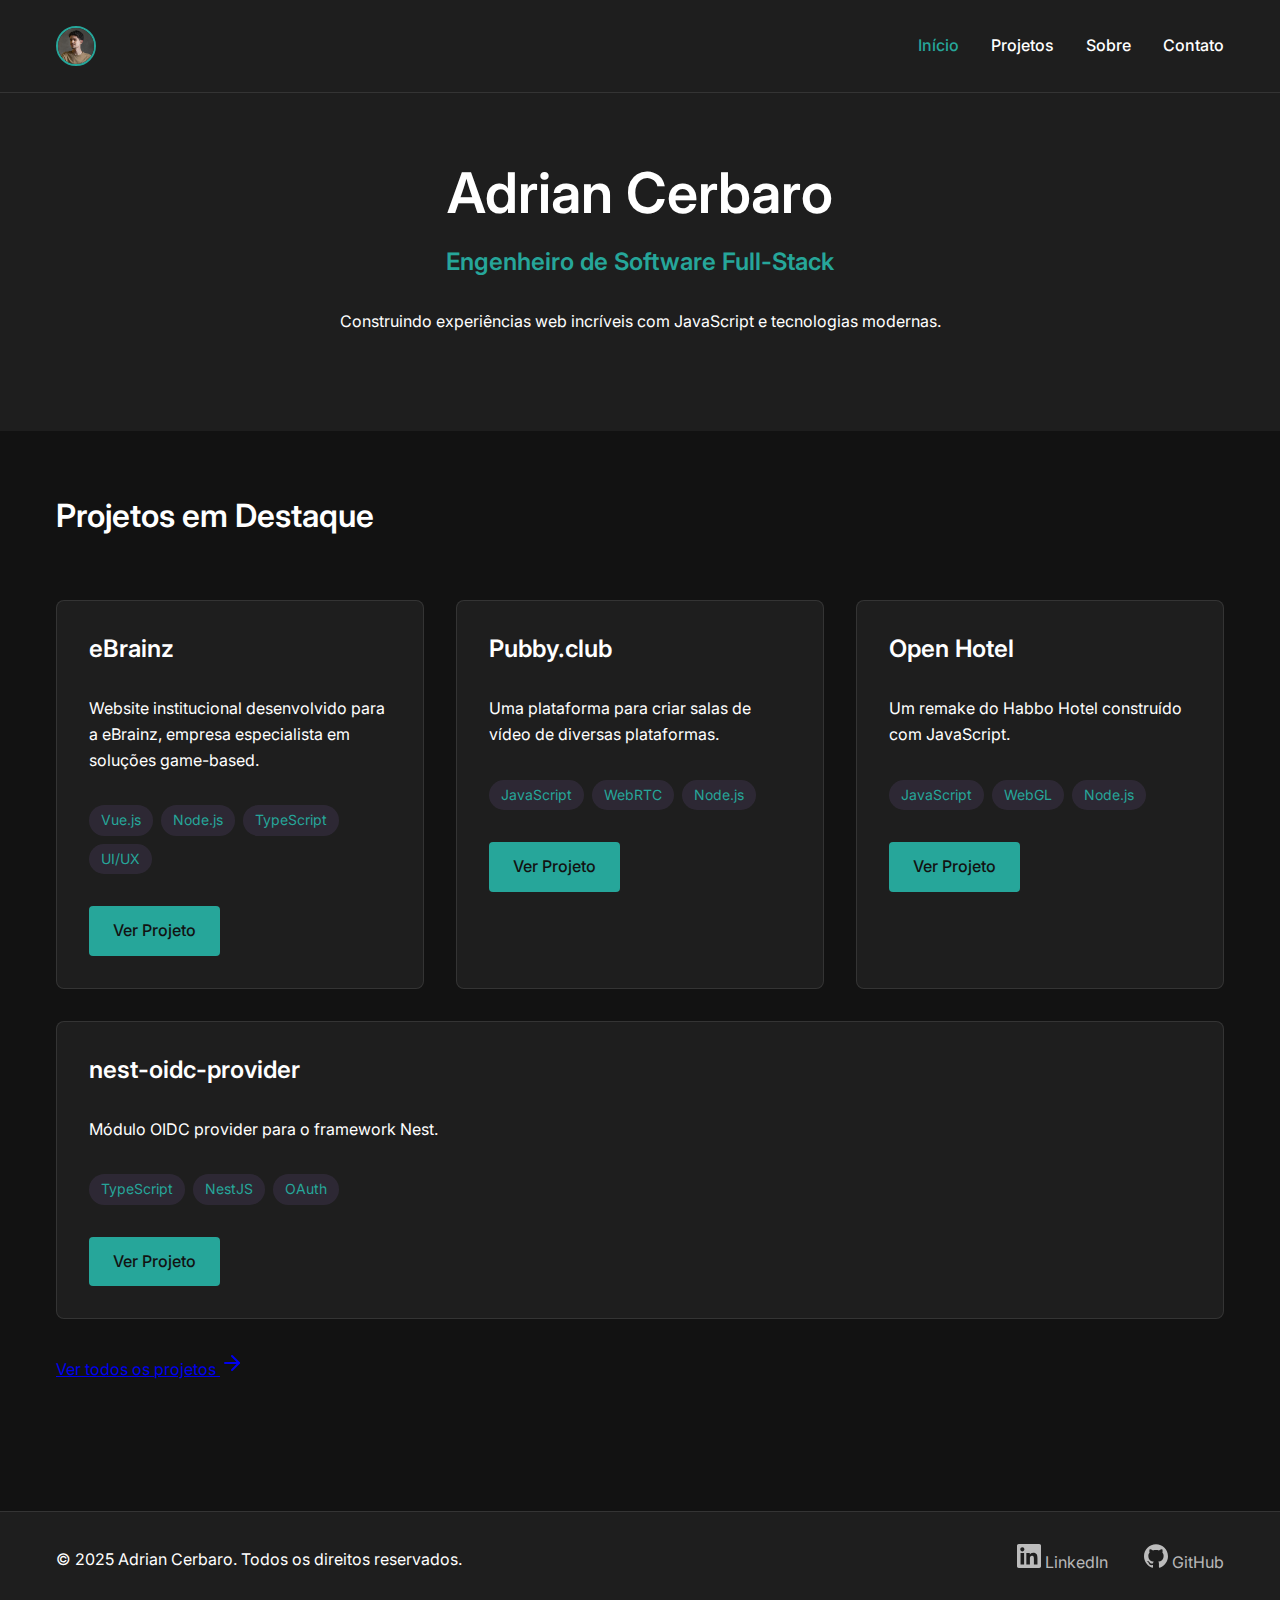
<file: index.html>
<!DOCTYPE html>
<html lang="pt-BR">
<head>
    <meta charset="UTF-8">
    <meta name="viewport" content="width=device-width, initial-scale=1.0">
    <title>Adrian Cerbaro &mdash; Engenheiro de Software Full-Stack</title>
    <meta property="og:title" content="Adrian Cerbaro — Engenheiro de Software Full-Stack">
    <meta property="og:description" content="Construindo experiências web incríveis com JavaScript e tecnologias modernas.">
    <meta property="og:image" content="img/logo.png">
    <meta property="og:type" content="website">
    <meta name="description" content="Construindo experiências web incríveis com JavaScript e tecnologias modernas.">
    <link rel="icon" type="image/png" sizes="32x32" href="img/favicon/32.png">
    <link rel="icon" type="image/png" sizes="48x48" href="img/favicon/48.png">
    <link rel="icon" type="image/png" sizes="64x64" href="img/favicon/64.png">
    <link rel="icon" type="image/png" sizes="128x128" href="img/favicon/128.png">
    <link rel="preconnect" href="https://fonts.googleapis.com">
    <link rel="preconnect" href="https://fonts.gstatic.com" crossorigin>
    <link href="https://fonts.googleapis.com/css2?family=Inter:wght@300;400;500;600;700&display=swap" rel="stylesheet">
    <link rel="stylesheet" href="css/style.css">
    <link rel="stylesheet" href="css/home.css">
</head>
<body>
    <header>
        <nav>
            <div class="container">
                <a href="index.html" class="logo">
                    <img src="img/logo.png" alt="Adrian Cerbaro" class="logo-img">
                </a>
                <ul>
                    <li><a href="index.html" class="active">Início</a></li>
                    <li><a href="projects.html">Projetos</a></li>
                    <li><a href="about.html">Sobre</a></li>
                    <li><a href="contact.html">Contato</a></li>
                </ul>
            </div>
        </nav>
    </header>

    <main>
        <section class="home">
            <div class="home-container">
                <div class="container">
                    <h1>Adrian Cerbaro</h1>
                    <h2>Engenheiro de Software Full-Stack</h2>
                    <p>Construindo experiências web incríveis com JavaScript e tecnologias modernas.</p>
                </div>
            </div>
        </section>

        <section class="featured-projects">
            <div class="container">
                <h2>Projetos em Destaque</h2>
                <div class="projects-grid">
                    <article class="project-card">
                        <h3>eBrainz</h3>
                        <p>Website institucional desenvolvido para a eBrainz, empresa especialista em soluções game-based.</p>
                        <div class="card-footer">
                            <div class="tech-stack">
                                <span>Vue.js</span>
                                <span>Node.js</span>
                                <span>TypeScript</span>
                                <span>UI/UX</span>
                            </div>
                            <a href="https://ebrainz.com.br" class="btn" target="_blank">Ver Projeto</a>
                        </div>
                    </article>
                    <article class="project-card">
                        <h3>Pubby.club</h3>
                        <p>Uma plataforma para criar salas de vídeo de diversas plataformas.</p>
                        <div class="card-footer">
                            <div class="tech-stack">
                                <span>JavaScript</span>
                                <span>WebRTC</span>
                                <span>Node.js</span>
                            </div>
                            <a href="https://pubby.club" class="btn" target="_blank">Ver Projeto</a>
                        </div>
                    </article>
                    <article class="project-card">
                        <h3>Open Hotel</h3>
                        <p>Um remake do Habbo Hotel construído com JavaScript.</p>
                        <div class="card-footer">
                            <div class="tech-stack">
                                <span>JavaScript</span>
                                <span>WebGL</span>
                                <span>Node.js</span>
                            </div>
                            <a href="https://github.com/open-hotel" class="btn" target="_blank">Ver Projeto</a>
                        </div>
                    </article>
                    <article class="project-card">
                        <h3>nest-oidc-provider</h3>
                        <p>Módulo OIDC provider para o framework Nest.</p>
                        <div class="card-footer">
                            <div class="tech-stack">
                                <span>TypeScript</span>
                                <span>NestJS</span>
                                <span>OAuth</span>
                            </div>
                            <a href="https://github.com/adrianbrs/nest-oidc-provider" class="btn" target="_blank">Ver Projeto</a>
                        </div>
                    </article>
                </div>
                <div class="see-all-projects">
                    <a href="projects.html" class="btn-link">
                        Ver todos os projetos
                        <svg xmlns="http://www.w3.org/2000/svg" width="24" height="24" viewBox="0 0 24 24" fill="none" stroke="currentColor" stroke-width="2" stroke-linecap="round" stroke-linejoin="round"><line x1="5" y1="12" x2="19" y2="12"></line><polyline points="12 5 19 12 12 19"></polyline></svg>
                    </a>
                </div>
            </div>
        </section>
    </main>

    <footer>
        <div class="container">
            <p>&copy; 2025 Adrian Cerbaro. Todos os direitos reservados.</p>
            <div class="social-links">
                <a href="https://linkedin.com/in/adriancerbaro" target="_blank">
                    <svg xmlns="http://www.w3.org/2000/svg" width="24" height="24" viewBox="0 0 24 24" fill="currentColor"><path d="M20.447 20.452h-3.554v-5.569c0-1.328-.027-3.037-1.852-3.037-1.853 0-2.136 1.445-2.136 2.939v5.667H9.351V9h3.414v1.561h.046c.477-.9 1.637-1.85 3.37-1.85 3.601 0 4.267 2.37 4.267 5.455v6.286zM5.337 7.433c-1.144 0-2.063-.926-2.063-2.065 0-1.138.92-2.063 2.063-2.063 1.14 0 2.064.925 2.064 2.063 0 1.139-.925 2.065-2.064 2.065zm1.782 13.019H3.555V9h3.564v11.452zM22.225 0H1.771C.792 0 0 .774 0 1.729v20.542C0 23.227.792 24 1.771 24h20.451C23.2 24 24 23.227 24 22.271V1.729C24 .774 23.2 0 22.222 0h.003z"/></svg>
                    LinkedIn
                </a>
                <a href="https://github.com/adrianbrs" target="_blank">
                    <svg xmlns="http://www.w3.org/2000/svg" width="24" height="24" viewBox="0 0 24 24" fill="currentColor"><path d="M12 .297c-6.63 0-12 5.373-12 12 0 5.303 3.438 9.8 8.205 11.385.6.113.82-.258.82-.577 0-.285-.01-1.04-.015-2.04-3.338.724-4.042-1.61-4.042-1.61C4.422 18.07 3.633 17.7 3.633 17.7c-1.087-.744.084-.729.084-.729 1.205.084 1.838 1.236 1.838 1.236 1.07 1.835 2.809 1.305 3.495.998.108-.776.417-1.305.76-1.605-2.665-.3-5.466-1.332-5.466-5.93 0-1.31.465-2.38 1.235-3.22-.135-.303-.54-1.523.105-3.176 0 0 1.005-.322 3.3 1.23.96-.267 1.98-.399 3-.405 1.02.006 2.04.138 3 .405 2.28-1.552 3.285-1.23 3.285-1.23.645 1.653.24 2.873.12 3.176.765.84 1.23 1.91 1.23 3.22 0 4.61-2.805 5.625-5.475 5.92.42.36.81 1.096.81 2.22 0 1.606-.015 2.896-.015 3.286 0 .315.21.69.825.57C20.565 22.092 24 17.592 24 12.297c0-6.627-5.373-12-12-12"/></svg>
                    GitHub
                </a>
            </div>
        </div>
    </footer>
</body>
</html>
</file>
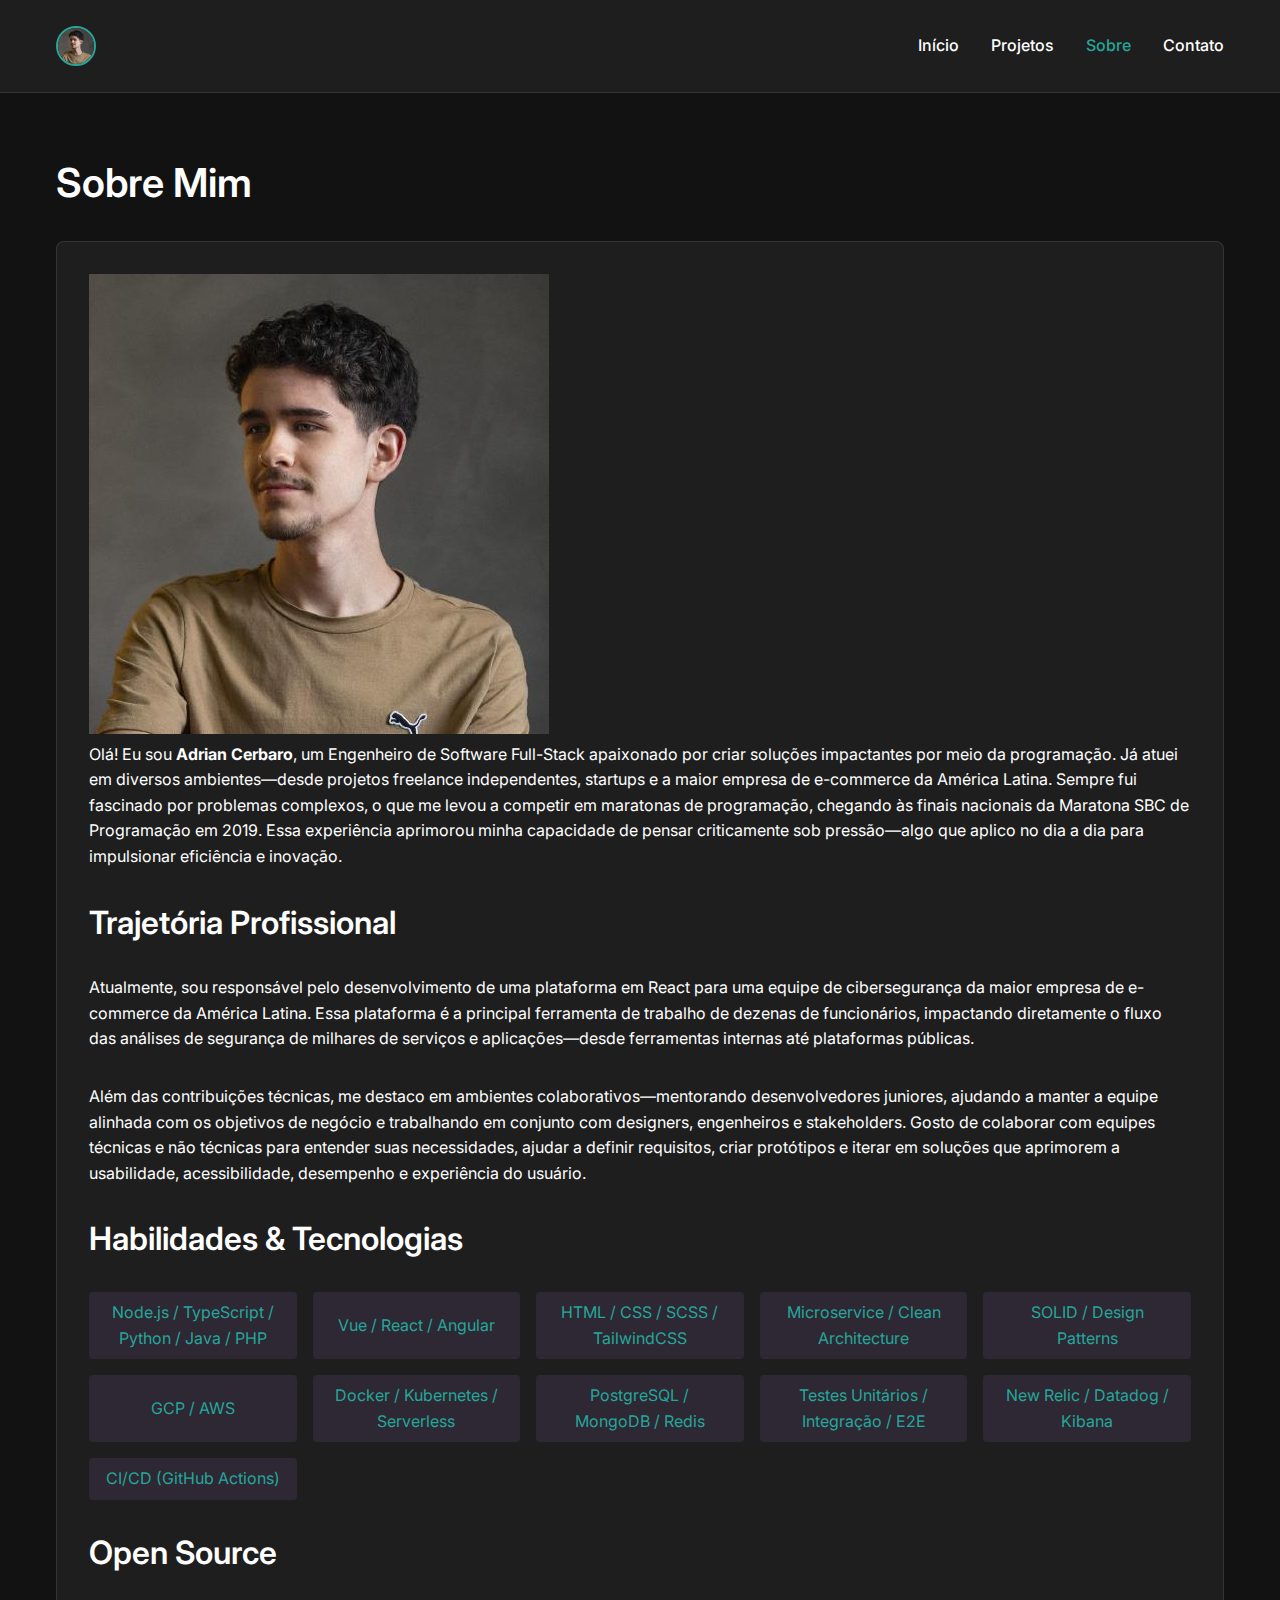
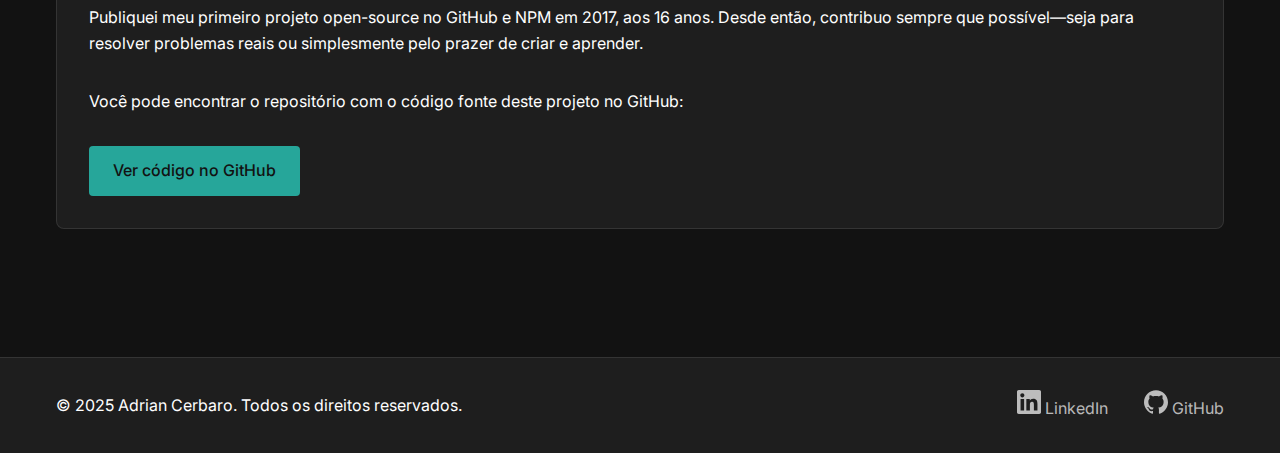
<file: about.html>
<!DOCTYPE html>
<html lang="pt-BR">
<head>
    <meta charset="UTF-8">
    <meta name="viewport" content="width=device-width, initial-scale=1.0">
    <title>Sobre &mdash; Adrian Cerbaro</title>
    <meta property="og:title" content="Sobre — Adrian Cerbaro">
    <meta property="og:description" content="Conheça mais sobre minha trajetória profissional e experiência como Engenheiro de Software Full-Stack.">
    <meta property="og:image" content="img/logo.png">
    <meta property="og:type" content="website">
    <meta name="description" content="Conheça mais sobre minha trajetória profissional e experiência como Engenheiro de Software Full-Stack.">
    <link rel="icon" type="image/png" sizes="32x32" href="img/favicon/32.png">
    <link rel="icon" type="image/png" sizes="48x48" href="img/favicon/48.png">
    <link rel="icon" type="image/png" sizes="64x64" href="img/favicon/64.png">
    <link rel="icon" type="image/png" sizes="128x128" href="img/favicon/128.png">
    <link rel="preconnect" href="https://fonts.googleapis.com">
    <link rel="preconnect" href="https://fonts.gstatic.com" crossorigin>
    <link href="https://fonts.googleapis.com/css2?family=Inter:wght@300;400;500;600;700&display=swap" rel="stylesheet">
    <link rel="stylesheet" href="css/style.css">
    <link rel="stylesheet" href="css/about.css">
</head>
<body>
    <header>
        <nav>
            <div class="container">
                <a href="index.html" class="logo">
                    <img src="img/logo.png" alt="Adrian Cerbaro" class="logo-img">
                </a>
                <ul>
                    <li><a href="index.html">Início</a></li>
                    <li><a href="projects.html">Projetos</a></li>
                    <li><a href="about.html" class="active">Sobre</a></li>
                    <li><a href="contact.html">Contato</a></li>
                </ul>
            </div>
        </nav>
    </header>

    <main>
        <section class="about">
            <div class="container">
                <h1>Sobre Mim</h1>
                <div class="about-content">
                    <div class="about-profile">
                        <img src="img/logo.png" alt="Adrian Cerbaro" class="profile-pic">
                    </div>
                    <div>
                        <p>Olá! Eu sou <strong>Adrian Cerbaro</strong>, um Engenheiro de Software Full-Stack apaixonado por criar soluções impactantes por meio da programação. Já atuei em diversos ambientes—desde projetos freelance independentes, startups e a maior empresa de e-commerce da América Latina. Sempre fui fascinado por problemas complexos, o que me levou a competir em maratonas de programação, chegando às finais nacionais da Maratona SBC de Programação em 2019. Essa experiência aprimorou minha capacidade de pensar criticamente sob pressão—algo que aplico no dia a dia para impulsionar eficiência e inovação.</p>
                        
                        <h2>Trajetória Profissional</h2>
                        <p>Atualmente, sou responsável pelo desenvolvimento de uma plataforma em React para uma equipe de cibersegurança da maior empresa de e-commerce da América Latina. Essa plataforma é a principal ferramenta de trabalho de dezenas de funcionários, impactando diretamente o fluxo das análises de segurança de milhares de serviços e aplicações—desde ferramentas internas até plataformas públicas.</p>
                        
                        <p>Além das contribuições técnicas, me destaco em ambientes colaborativos—mentorando desenvolvedores juniores, ajudando a manter a equipe alinhada com os objetivos de negócio e trabalhando em conjunto com designers, engenheiros e stakeholders. Gosto de colaborar com equipes técnicas e não técnicas para entender suas necessidades, ajudar a definir requisitos, criar protótipos e iterar em soluções que aprimorem a usabilidade, acessibilidade, desempenho e experiência do usuário.</p>

                        <h2>Habilidades & Tecnologias</h2>
                        <ul class="skills-list">
                            <li>Node.js / TypeScript / Python / Java / PHP</li>
                            <li>Vue / React / Angular</li>
                            <li>HTML / CSS / SCSS / TailwindCSS</li>
                            <li>Microservice / Clean Architecture</li>
                            <li>SOLID / Design Patterns</li>
                            <li>GCP / AWS</li>
                            <li>Docker / Kubernetes / Serverless</li>
                            <li>PostgreSQL / MongoDB / Redis</li>
                            <li>Testes Unitários / Integração / E2E</li>
                            <li>New Relic / Datadog / Kibana</li>
                            <li>CI/CD (GitHub Actions)</li>
                        </ul>

                        <h2>Open Source</h2>
                        <p>Publiquei meu primeiro projeto open-source no GitHub e NPM em 2017, aos 16 anos. Desde então, contribuo sempre que possível—seja para resolver problemas reais ou simplesmente pelo prazer de criar e aprender.</p>
                        <p>Você pode encontrar o repositório com o código fonte deste projeto no GitHub:</p>
                        <a href="https://github.com/adrianbrs/portfolio-upf" class="btn" target="_blank">Ver código no GitHub</a>
                    </div>
                </div>
            </div>
        </section>
    </main>

    <footer>
        <div class="container">
            <p>&copy; 2025 Adrian Cerbaro. Todos os direitos reservados.</p>
            <div class="social-links">
                <a href="https://linkedin.com/in/adriancerbaro" target="_blank">
                    <svg xmlns="http://www.w3.org/2000/svg" width="24" height="24" viewBox="0 0 24 24" fill="currentColor"><path d="M20.447 20.452h-3.554v-5.569c0-1.328-.027-3.037-1.852-3.037-1.853 0-2.136 1.445-2.136 2.939v5.667H9.351V9h3.414v1.561h.046c.477-.9 1.637-1.85 3.37-1.85 3.601 0 4.267 2.37 4.267 5.455v6.286zM5.337 7.433c-1.144 0-2.063-.926-2.063-2.065 0-1.138.92-2.063 2.063-2.063 1.14 0 2.064.925 2.064 2.063 0 1.139-.925 2.065-2.064 2.065zm1.782 13.019H3.555V9h3.564v11.452zM22.225 0H1.771C.792 0 0 .774 0 1.729v20.542C0 23.227.792 24 1.771 24h20.451C23.2 24 24 23.227 24 22.271V1.729C24 .774 23.2 0 22.222 0h.003z"/></svg>
                    LinkedIn
                </a>
                <a href="https://github.com/adrianbrs" target="_blank">
                    <svg xmlns="http://www.w3.org/2000/svg" width="24" height="24" viewBox="0 0 24 24" fill="currentColor"><path d="M12 .297c-6.63 0-12 5.373-12 12 0 5.303 3.438 9.8 8.205 11.385.6.113.82-.258.82-.577 0-.285-.01-1.04-.015-2.04-3.338.724-4.042-1.61-4.042-1.61C4.422 18.07 3.633 17.7 3.633 17.7c-1.087-.744.084-.729.084-.729 1.205.084 1.838 1.236 1.838 1.236 1.07 1.835 2.809 1.305 3.495.998.108-.776.417-1.305.76-1.605-2.665-.3-5.466-1.332-5.466-5.93 0-1.31.465-2.38 1.235-3.22-.135-.303-.54-1.523.105-3.176 0 0 1.005-.322 3.3 1.23.96-.267 1.98-.399 3-.405 1.02.006 2.04.138 3 .405 2.28-1.552 3.285-1.23 3.285-1.23.645 1.653.24 2.873.12 3.176.765.84 1.23 1.91 1.23 3.22 0 4.61-2.805 5.625-5.475 5.92.42.36.81 1.096.81 2.22 0 1.606-.015 2.896-.015 3.286 0 .315.21.69.825.57C20.565 22.092 24 17.592 24 12.297c0-6.627-5.373-12-12-12"/></svg>
                    GitHub
                </a>
            </div>
        </div>
    </footer>
</body>
</html>
</file>
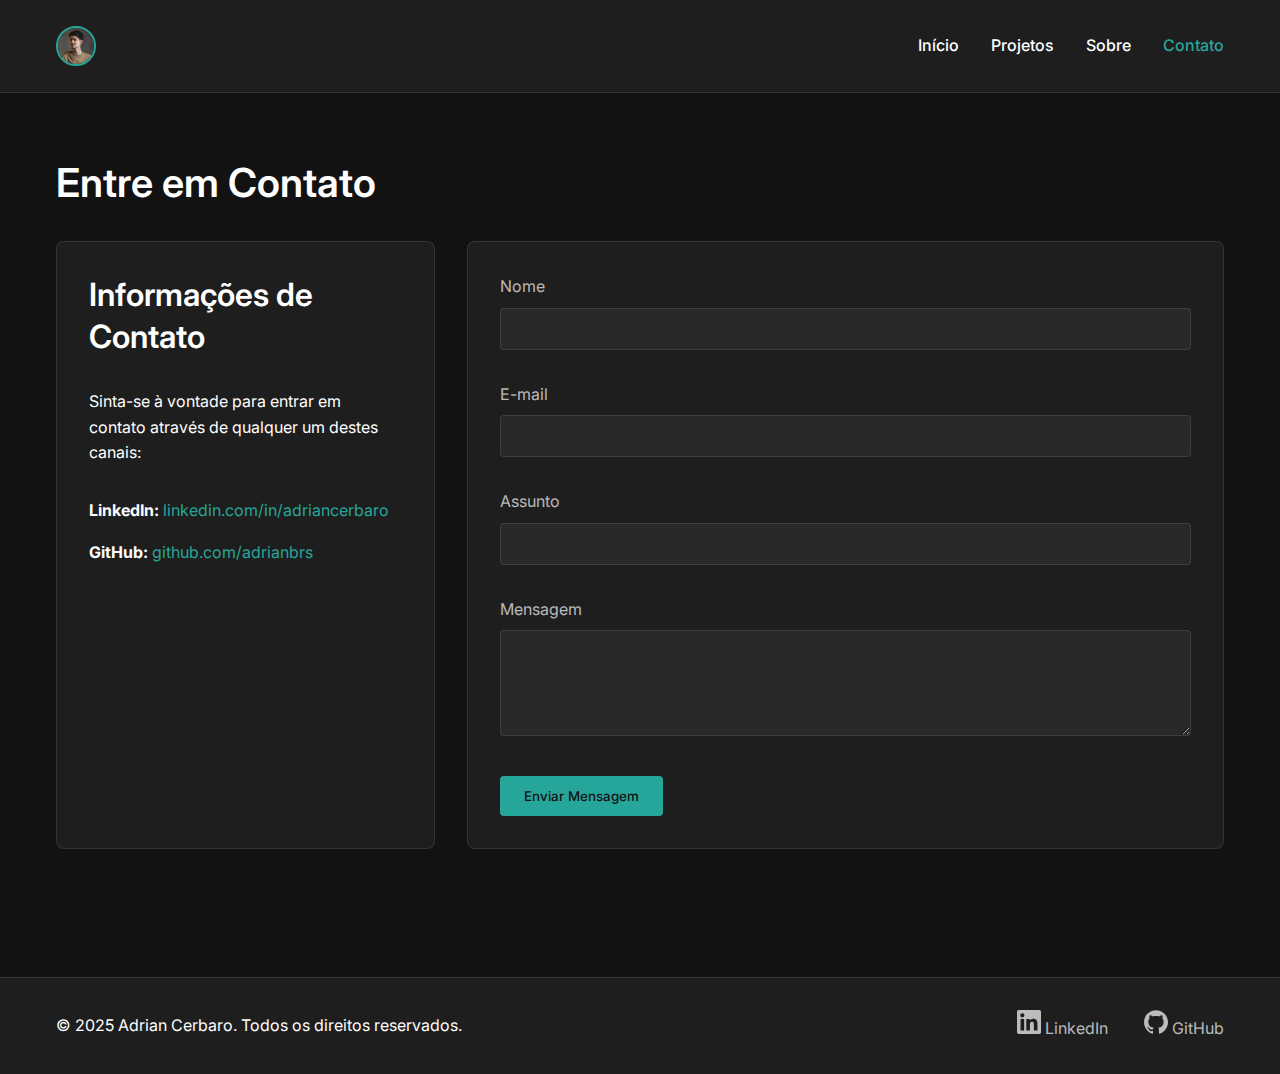
<file: contact.html>
<!DOCTYPE html>
<html lang="pt-BR">
<head>
    <meta charset="UTF-8">
    <meta name="viewport" content="width=device-width, initial-scale=1.0">
    <title>Contato &mdash; Adrian Cerbaro</title>
    <meta property="og:title" content="Contato — Adrian Cerbaro">
    <meta property="og:description" content="Entre em contato com Adrian Cerbaro, Engenheiro de Software Full-Stack.">
    <meta property="og:image" content="img/logo.png">
    <meta property="og:type" content="website">
    <meta name="description" content="Entre em contato com Adrian Cerbaro, Engenheiro de Software Full-Stack.">
    <link rel="icon" type="image/png" sizes="32x32" href="img/favicon/32.png">
    <link rel="icon" type="image/png" sizes="48x48" href="img/favicon/48.png">
    <link rel="icon" type="image/png" sizes="64x64" href="img/favicon/64.png">
    <link rel="icon" type="image/png" sizes="128x128" href="img/favicon/128.png">
    <link rel="preconnect" href="https://fonts.googleapis.com">
    <link rel="preconnect" href="https://fonts.gstatic.com" crossorigin>
    <link href="https://fonts.googleapis.com/css2?family=Inter:wght@300;400;500;600;700&display=swap" rel="stylesheet">
    <link rel="stylesheet" href="css/style.css">
    <link rel="stylesheet" href="css/contact.css">
</head>
<body>
    <header>
        <nav>
            <div class="container">
                <a href="index.html" class="logo">
                    <img src="img/logo.png" alt="Adrian Cerbaro" class="logo-img">
                </a>
                <ul>
                    <li><a href="index.html">Início</a></li>
                    <li><a href="projects.html">Projetos</a></li>
                    <li><a href="about.html">Sobre</a></li>
                    <li><a href="contact.html" class="active">Contato</a></li>
                </ul>
            </div>
        </nav>
    </header>

    <main>
        <section class="contact">
            <div class="container">
                <h1>Entre em Contato</h1>
                <div class="contact-content">
                    <div class="contact-info">
                        <h2>Informações de Contato</h2>
                        <p>Sinta-se à vontade para entrar em contato através de qualquer um destes canais:</p>
                        <ul class="contact-links">
                            <li>
                                <strong>LinkedIn:</strong>
                                <a href="https://linkedin.com/in/adriancerbaro" target="_blank">linkedin.com/in/adriancerbaro</a>
                            </li>
                            <li>
                                <strong>GitHub:</strong>
                                <a href="https://github.com/adrianbrs" target="_blank">github.com/adrianbrs</a>
                            </li>
                        </ul>
                    </div>
                    
                    <form class="contact-form" action="#" method="POST">
                        <div class="form-group">
                            <label for="name">Nome</label>
                            <input type="text" id="name" name="name" required>
                        </div>
                        
                        <div class="form-group">
                            <label for="email">E-mail</label>
                            <input type="email" id="email" name="email" required>
                        </div>
                        
                        <div class="form-group">
                            <label for="subject">Assunto</label>
                            <input type="text" id="subject" name="subject" required>
                        </div>
                        
                        <div class="form-group">
                            <label for="message">Mensagem</label>
                            <textarea id="message" name="message" rows="5" required></textarea>
                        </div>
                        
                        <button type="submit" class="btn">Enviar Mensagem</button>
                    </form>
                </div>
            </div>
        </section>
    </main>

    <footer>
        <div class="container">
            <p>&copy; 2025 Adrian Cerbaro. Todos os direitos reservados.</p>
            <div class="social-links">
                <a href="https://linkedin.com/in/adriancerbaro" target="_blank">
                    <svg xmlns="http://www.w3.org/2000/svg" width="24" height="24" viewBox="0 0 24 24" fill="currentColor"><path d="M20.447 20.452h-3.554v-5.569c0-1.328-.027-3.037-1.852-3.037-1.853 0-2.136 1.445-2.136 2.939v5.667H9.351V9h3.414v1.561h.046c.477-.9 1.637-1.85 3.37-1.85 3.601 0 4.267 2.37 4.267 5.455v6.286zM5.337 7.433c-1.144 0-2.063-.926-2.063-2.065 0-1.138.92-2.063 2.063-2.063 1.14 0 2.064.925 2.064 2.063 0 1.139-.925 2.065-2.064 2.065zm1.782 13.019H3.555V9h3.564v11.452zM22.225 0H1.771C.792 0 0 .774 0 1.729v20.542C0 23.227.792 24 1.771 24h20.451C23.2 24 24 23.227 24 22.271V1.729C24 .774 23.2 0 22.222 0h.003z"/></svg>
                    LinkedIn
                </a>
                <a href="https://github.com/adrianbrs" target="_blank">
                    <svg xmlns="http://www.w3.org/2000/svg" width="24" height="24" viewBox="0 0 24 24" fill="currentColor"><path d="M12 .297c-6.63 0-12 5.373-12 12 0 5.303 3.438 9.8 8.205 11.385.6.113.82-.258.82-.577 0-.285-.01-1.04-.015-2.04-3.338.724-4.042-1.61-4.042-1.61C4.422 18.07 3.633 17.7 3.633 17.7c-1.087-.744.084-.729.084-.729 1.205.084 1.838 1.236 1.838 1.236 1.07 1.835 2.809 1.305 3.495.998.108-.776.417-1.305.76-1.605-2.665-.3-5.466-1.332-5.466-5.93 0-1.31.465-2.38 1.235-3.22-.135-.303-.54-1.523.105-3.176 0 0 1.005-.322 3.3 1.23.96-.267 1.98-.399 3-.405 1.02.006 2.04.138 3 .405 2.28-1.552 3.285-1.23 3.285-1.23.645 1.653.24 2.873.12 3.176.765.84 1.23 1.91 1.23 3.22 0 4.61-2.805 5.625-5.475 5.92.42.36.81 1.096.81 2.22 0 1.606-.015 2.896-.015 3.286 0 .315.21.69.825.57C20.565 22.092 24 17.592 24 12.297c0-6.627-5.373-12-12-12"/></svg>
                    GitHub
                </a>
            </div>
        </div>
    </footer>
</body>
</html>
</file>
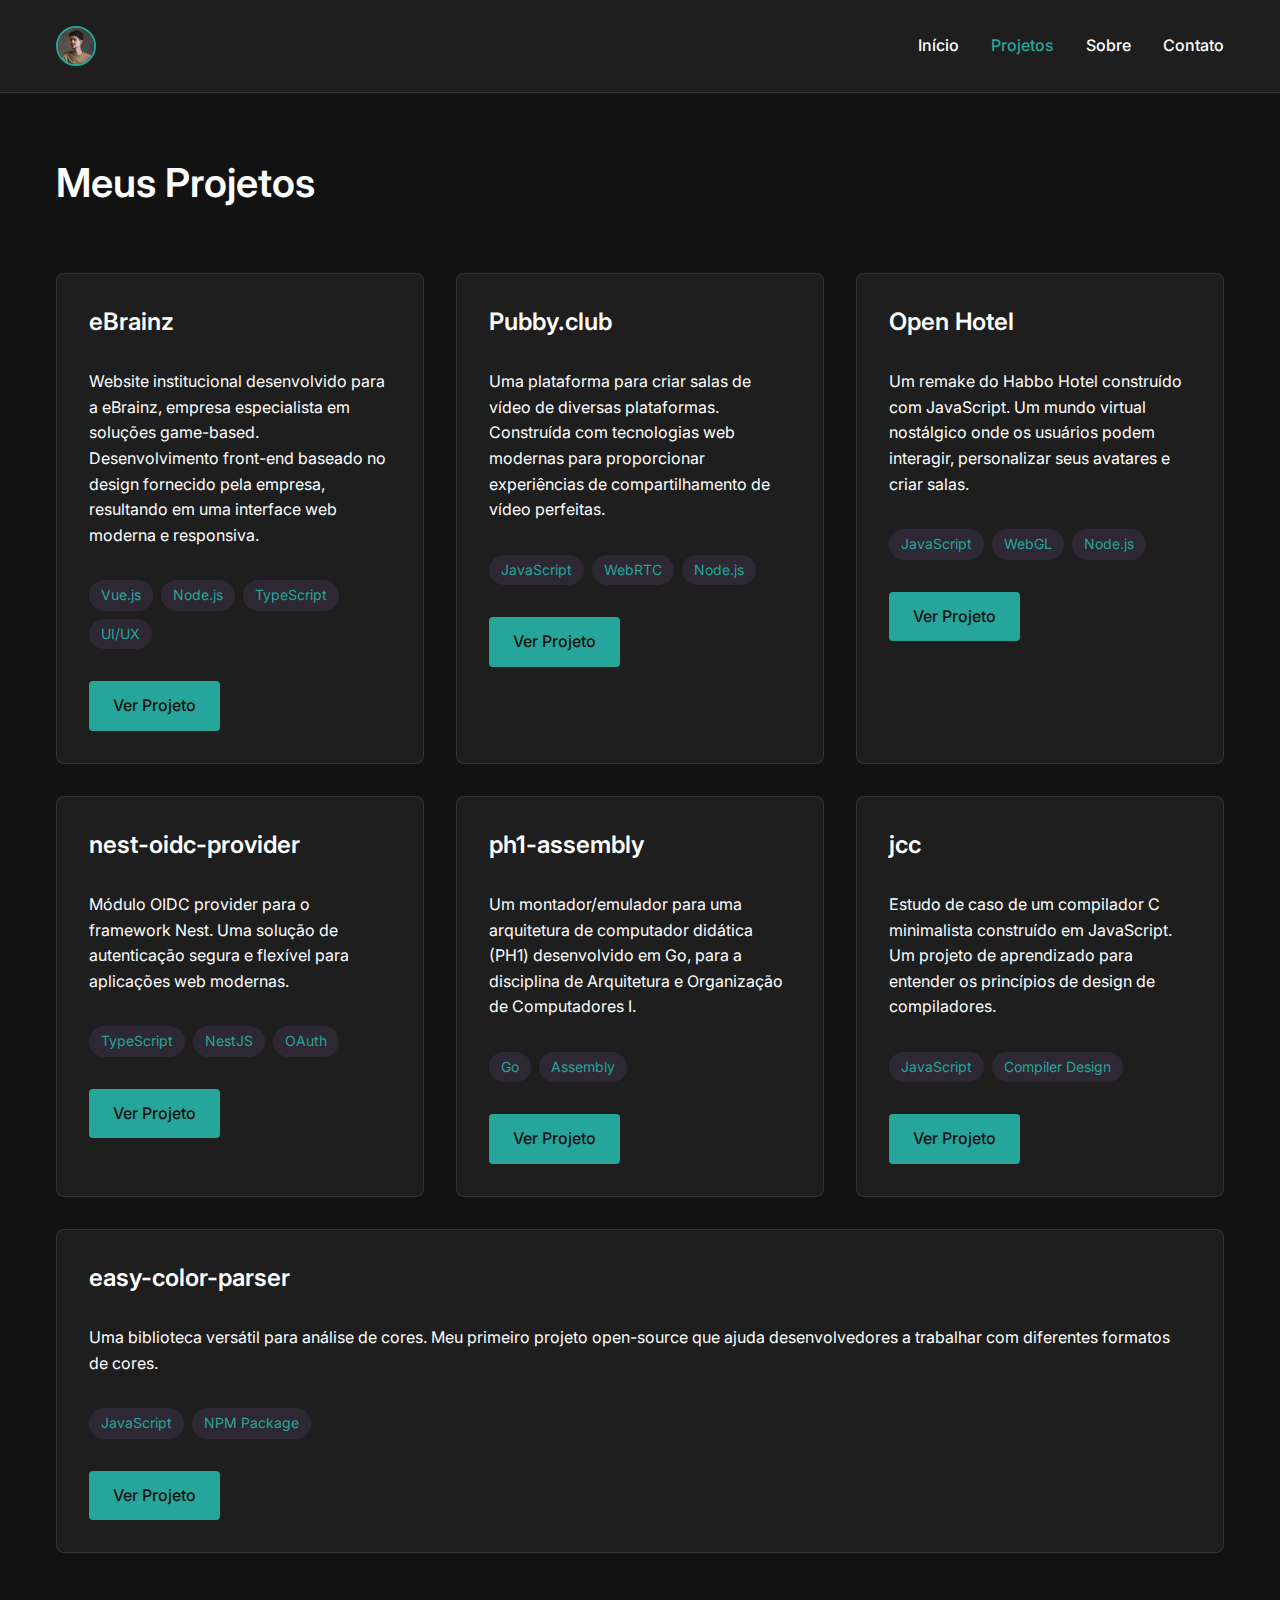
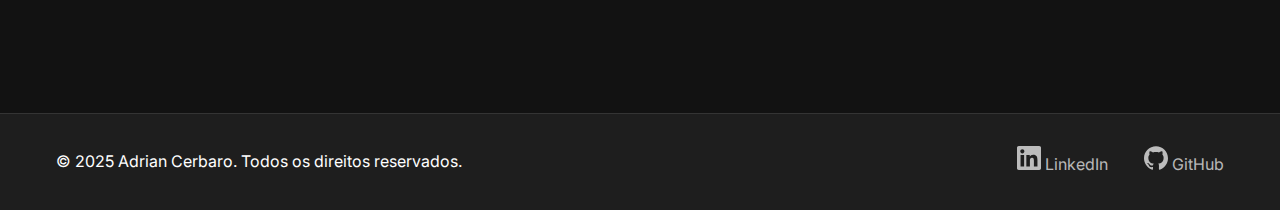
<file: projects.html>
<!DOCTYPE html>
<html lang="pt-BR">
<head>
    <meta charset="UTF-8">
    <meta name="viewport" content="width=device-width, initial-scale=1.0">
    <title>Projetos &mdash; Adrian Cerbaro</title>
    <meta property="og:title" content="Projetos — Adrian Cerbaro">
    <meta property="og:description" content="Conheça os projetos desenvolvidos por Adrian Cerbaro, incluindo websites, aplicações web e bibliotecas open source.">
    <meta property="og:image" content="img/logo.png">
    <meta property="og:type" content="website">
    <meta name="description" content="Conheça os projetos desenvolvidos por Adrian Cerbaro, incluindo websites, aplicações web e bibliotecas open source.">
    <link rel="icon" type="image/png" sizes="32x32" href="img/favicon/32.png">
    <link rel="icon" type="image/png" sizes="48x48" href="img/favicon/48.png">
    <link rel="icon" type="image/png" sizes="64x64" href="img/favicon/64.png">
    <link rel="icon" type="image/png" sizes="128x128" href="img/favicon/128.png">
    <link rel="preconnect" href="https://fonts.googleapis.com">
    <link rel="preconnect" href="https://fonts.gstatic.com" crossorigin>
    <link href="https://fonts.googleapis.com/css2?family=Inter:wght@300;400;500;600;700&display=swap" rel="stylesheet">
    <link rel="stylesheet" href="css/style.css">
    <link rel="stylesheet" href="css/projects.css">
</head>
<body>
    <header>
        <nav>
            <div class="container">
                <a href="index.html" class="logo">
                    <img src="img/logo.png" alt="Adrian Cerbaro" class="logo-img">
                </a>
                <ul>
                    <li><a href="index.html">Início</a></li>
                    <li><a href="projects.html" class="active">Projetos</a></li>
                    <li><a href="about.html">Sobre</a></li>
                    <li><a href="contact.html">Contato</a></li>
                </ul>
            </div>
        </nav>
    </header>

    <main>
        <section class="projects">
            <div class="container">
                <h1>Meus Projetos</h1>
                <div class="projects-grid">
                    <article class="project-card">
                        <h3>eBrainz</h3>
                        <p>Website institucional desenvolvido para a eBrainz, empresa especialista em soluções game-based. Desenvolvimento front-end baseado no design fornecido pela empresa, resultando em uma interface web moderna e responsiva.</p>
                        <div class="card-footer">
                            <div class="tech-stack">
                                <span>Vue.js</span>
                                <span>Node.js</span>
                                <span>TypeScript</span>
                                <span>UI/UX</span>
                            </div>
                            <a href="https://ebrainz.com.br" class="btn" target="_blank">Ver Projeto</a>
                        </div>
                    </article>
                    <article class="project-card">
                        <h3>Pubby.club</h3>
                        <p>Uma plataforma para criar salas de vídeo de diversas plataformas. Construída com tecnologias web modernas para proporcionar experiências de compartilhamento de vídeo perfeitas.</p>
                        <div class="card-footer">
                            <div class="tech-stack">
                                <span>JavaScript</span>
                                <span>WebRTC</span>
                                <span>Node.js</span>
                            </div>
                            <a href="https://pubby.club" class="btn" target="_blank">Ver Projeto</a>
                        </div>
                    </article>
                    <article class="project-card">
                        <h3>Open Hotel</h3>
                        <p>Um remake do Habbo Hotel construído com JavaScript. Um mundo virtual nostálgico onde os usuários podem interagir, personalizar seus avatares e criar salas.</p>
                        <div class="card-footer">
                            <div class="tech-stack">
                                <span>JavaScript</span>
                                <span>WebGL</span>
                                <span>Node.js</span>
                            </div>
                            <a href="https://github.com/open-hotel" class="btn" target="_blank">Ver Projeto</a>
                        </div>
                    </article>
                    <article class="project-card">
                        <h3>nest-oidc-provider</h3>
                        <p>Módulo OIDC provider para o framework Nest. Uma solução de autenticação segura e flexível para aplicações web modernas.</p>
                        <div class="card-footer">
                            <div class="tech-stack">
                                <span>TypeScript</span>
                                <span>NestJS</span>
                                <span>OAuth</span>
                            </div>
                            <a href="https://github.com/adrianbrs/nest-oidc-provider" class="btn" target="_blank">Ver Projeto</a>
                        </div>
                    </article>
                    <article class="project-card">
                        <h3>ph1-assembly</h3>
                        <p>Um montador/emulador para uma arquitetura de computador didática (PH1) desenvolvido em Go, para a disciplina de Arquitetura e Organização de Computadores I.</p>
                        <div class="card-footer">
                            <div class="tech-stack">
                                <span>Go</span>
                                <span>Assembly</span>
                            </div>
                            <a href="https://github.com/adrianbrs/ph1-assembly" class="btn" target="_blank">Ver Projeto</a>
                        </div>
                    </article>
                    <article class="project-card">
                        <h3>jcc</h3>
                        <p>Estudo de caso de um compilador C minimalista construído em JavaScript. Um projeto de aprendizado para entender os princípios de design de compiladores.</p>
                        <div class="card-footer">
                            <div class="tech-stack">
                                <span>JavaScript</span>
                                <span>Compiler Design</span>
                            </div>
                            <a href="https://github.com/adrianbrs/jcc" class="btn" target="_blank">Ver Projeto</a>
                        </div>
                    </article>
                    <article class="project-card">
                        <h3>easy-color-parser</h3>
                        <p>Uma biblioteca versátil para análise de cores. Meu primeiro projeto open-source que ajuda desenvolvedores a trabalhar com diferentes formatos de cores.</p>
                        <div class="card-footer">
                            <div class="tech-stack">
                                <span>JavaScript</span>
                                <span>NPM Package</span>
                            </div>
                            <a href="https://github.com/adrianbrs/easy-color-parser" class="btn" target="_blank">Ver Projeto</a>
                        </div>
                    </article>
                </div>
            </div>
        </section>
    </main>

    <footer>
        <div class="container">
            <p>&copy; 2025 Adrian Cerbaro. Todos os direitos reservados.</p>
            <div class="social-links">
                <a href="https://linkedin.com/in/adriancerbaro" target="_blank">
                    <svg xmlns="http://www.w3.org/2000/svg" width="24" height="24" viewBox="0 0 24 24" fill="currentColor"><path d="M20.447 20.452h-3.554v-5.569c0-1.328-.027-3.037-1.852-3.037-1.853 0-2.136 1.445-2.136 2.939v5.667H9.351V9h3.414v1.561h.046c.477-.9 1.637-1.85 3.37-1.85 3.601 0 4.267 2.37 4.267 5.455v6.286zM5.337 7.433c-1.144 0-2.063-.926-2.063-2.065 0-1.138.92-2.063 2.063-2.063 1.14 0 2.064.925 2.064 2.063 0 1.139-.925 2.065-2.064 2.065zm1.782 13.019H3.555V9h3.564v11.452zM22.225 0H1.771C.792 0 0 .774 0 1.729v20.542C0 23.227.792 24 1.771 24h20.451C23.2 24 24 23.227 24 22.271V1.729C24 .774 23.2 0 22.222 0h.003z"/></svg>
                    LinkedIn
                </a>
                <a href="https://github.com/adrianbrs" target="_blank">
                    <svg xmlns="http://www.w3.org/2000/svg" width="24" height="24" viewBox="0 0 24 24" fill="currentColor"><path d="M12 .297c-6.63 0-12 5.373-12 12 0 5.303 3.438 9.8 8.205 11.385.6.113.82-.258.82-.577 0-.285-.01-1.04-.015-2.04-3.338.724-4.042-1.61-4.042-1.61C4.422 18.07 3.633 17.7 3.633 17.7c-1.087-.744.084-.729.084-.729 1.205.084 1.838 1.236 1.838 1.236 1.07 1.835 2.809 1.305 3.495.998.108-.776.417-1.305.76-1.605-2.665-.3-5.466-1.332-5.466-5.93 0-1.31.465-2.38 1.235-3.22-.135-.303-.54-1.523.105-3.176 0 0 1.005-.322 3.3 1.23.96-.267 1.98-.399 3-.405 1.02.006 2.04.138 3 .405 2.28-1.552 3.285-1.23 3.285-1.23.645 1.653.24 2.873.12 3.176.765.84 1.23 1.91 1.23 3.22 0 4.61-2.805 5.625-5.475 5.92.42.36.81 1.096.81 2.22 0 1.606-.015 2.896-.015 3.286 0 .315.21.69.825.57C20.565 22.092 24 17.592 24 12.297c0-6.627-5.373-12-12-12"/></svg>
                    GitHub
                </a>
            </div>
        </div>
    </footer>
</body>
</html>
</file>
<file: css/home.css>
/* Home section */
.home {
    padding: var(--spacing-lg) 0;
    text-align: center;
    background-color: var(--color-surface);
}

.home h1 {
    font-size: 3.5rem;
    margin-bottom: var(--spacing-sm);
}

.home h2 {
    color: var(--color-primary);
    font-size: 1.5rem;
    margin-bottom: var(--spacing-md);
}

/* Featured Projects section on home page */
.featured-projects {
    padding: var(--spacing-lg) 0;
}

/* Responsive design for home page */
@media (max-width: 768px) {
    .home h1 {
        font-size: 2.5rem;
    }
}

@media (max-width: 480px) {
    .home h1 {
        font-size: 2rem;
    }

    .home h2 {
        font-size: 1.25rem;
    }
}
</file>
<file: css/about.css>
/* About page */
.about {
    padding: var(--spacing-lg) 0;
}

.about-content {
    background-color: var(--color-surface);
    padding: var(--spacing-md);
    border-radius: 8px;
    border: 1px solid var(--color-border);
}

.skills-list {
    list-style: none;
    display: grid;
    grid-template-columns: repeat(auto-fit, minmax(200px, 1fr));
    gap: var(--spacing-sm);
    margin-bottom: var(--spacing-md);
}

.skills-list li {
    background-color: rgba(187, 134, 252, 0.1);
    color: var(--color-primary);
    padding: 0.5rem 1rem;
    border-radius: 4px;
    text-align: center;
    display: flex;
    align-items: center;
    justify-content: center;
    min-height: 2.5rem;
}
</file>
<file: css/contact.css>
/* Contact page */
.contact {
    padding: var(--spacing-lg) 0;
}

.contact-content {
    display: grid;
    grid-template-columns: 1fr 2fr;
    gap: var(--spacing-md);
}

.contact-info {
    background-color: var(--color-surface);
    padding: var(--spacing-md);
    border-radius: 8px;
    border: 1px solid var(--color-border);
}

.contact-links {
    list-style: none;
}

.contact-links li {
    margin-bottom: var(--spacing-sm);
}

.contact-links a {
    color: var(--color-primary);
    text-decoration: none;
}

.contact-links a:hover {
    text-decoration: underline;
}

.contact-form {
    background-color: var(--color-surface);
    padding: var(--spacing-md);
    border-radius: 8px;
    border: 1px solid var(--color-border);
}

.form-group {
    margin-bottom: var(--spacing-md);
}

/* Form elements */
label {
    display: block;
    margin-bottom: 0.5rem;
    color: var(--color-text-secondary);
}

input,
textarea {
    width: 100%;
    padding: 0.75rem;
    background-color: rgba(255, 255, 255, 0.05);
    border: 1px solid var(--color-border);
    border-radius: 4px;
    color: var(--color-text);
    font-family: inherit;
    transition: border-color 0.3s ease;
}

input:focus,
textarea:focus {
    outline: none;
    border-color: var(--color-primary);
}

/* Responsive design */
@media (max-width: 768px) {
    .contact-content {
        grid-template-columns: 1fr;
    }
}
</file>
<file: css/projects.css>
/* Projects page */
.projects {
    padding: var(--spacing-lg) 0;
}
</file>
<file: css/style.css>
/* Reset and base styles */
* {
    margin: 0;
    padding: 0;
    box-sizing: border-box;
}

:root {
    --color-background: #121212;
    --color-surface: #1e1e1e;
    --color-primary: #26A69A;
    --color-text: #ffffff;
    --color-text-secondary: rgba(255, 255, 255, 0.7);
    --color-border: rgba(255, 255, 255, 0.1);
    --container-width: 1200px;
    --spacing-sm: 1rem;
    --spacing-md: 2rem;
    --spacing-lg: 4rem;
}

body {
    font-family: 'Inter', sans-serif;
    background-color: var(--color-background);
    color: var(--color-text);
    line-height: 1.6;
}

.container {
    max-width: var(--container-width);
    margin: 0 auto;
    padding: 0 var(--spacing-sm);
}

/* Typography */
h1, h2, h3 {
    font-weight: 600;
    line-height: 1.3;
    margin-bottom: var(--spacing-md);
}

h1 {
    font-size: 2.5rem;
}

h2 {
    font-size: 2rem;
}

h3 {
    font-size: 1.5rem;
}

p {
    margin-bottom: var(--spacing-md);
}

/* Navigation */
header {
    background-color: var(--color-surface);
    padding: var(--spacing-sm) 0;
    border-bottom: 1px solid var(--color-border);
    position: sticky;
    top: 0;
    z-index: 100;
}

nav {
    display: flex;
    align-items: center;
    height: 60px;
}

nav .container {
    display: flex;
    justify-content: space-between;
    align-items: center;
    width: 100%;
    height: 100%;
}

.logo {
    text-decoration: none;
    transition: opacity 0.3s ease;
    display: flex;
    align-items: center;
}

.logo:hover {
    opacity: 0.8;
}

.logo-img {
    width: 40px;
    height: 40px;
    border-radius: 50%;
    object-fit: cover;
    border: 2px solid var(--color-primary);
    display: block;
}

nav ul {
    display: flex;
    list-style: none;
    gap: var(--spacing-md);
}

nav a {
    color: var(--color-text);
    text-decoration: none;
    font-weight: 500;
    transition: color 0.3s ease;
}

nav a:hover,
nav a.active {
    color: var(--color-primary);
}

/* Project cards */
.projects-grid {
    display: grid;
    grid-template-columns: 1fr 1fr 1fr;
    gap: var(--spacing-md);
    padding: var(--spacing-md) 0;
}

.project-card {
    background-color: var(--color-surface);
    padding: var(--spacing-md);
    border-radius: 8px;
    border: 1px solid var(--color-border);
    transition: transform 0.3s ease;
}

.project-card:hover {
    transform: translateY(-4px);
}

@media (width >= 1200px) {
    .project-card:last-child:nth-child(3n+1) {
        grid-column: 1 / -1;
    }
    
    .project-card:last-child:nth-child(3n+2) {
        grid-column: span 2;
    }
}

@media (width < 1200px) {
    .projects-grid {
        grid-template-columns: 1fr 1fr;
    }

    .project-card:last-child:nth-child(odd) {
        grid-column: 1 / -1;
    }
}

@media (width < 768px) {
    .projects-grid {
        grid-template-columns: 1fr;
    }
}

.tech-stack {
    display: flex;
    flex-wrap: wrap;
    gap: 0.5rem;
    margin-bottom: var(--spacing-md);
}

.tech-stack span {
    background-color: rgba(187, 134, 252, 0.1);
    color: var(--color-primary);
    padding: 0.25rem 0.75rem;
    border-radius: 16px;
    font-size: 0.875rem;
}

/* Button styles */
.btn {
    display: inline-block;
    padding: 0.75rem 1.5rem;
    background-color: var(--color-primary);
    color: var(--color-background);
    text-decoration: none;
    border-radius: 4px;
    font-weight: 500;
    font-family: inherit;
    border: none;
    cursor: pointer;
    transition: opacity 0.3s ease;
}

.btn:hover {
    opacity: 0.9;
}

/* Footer */
footer {
    background-color: var(--color-surface);
    padding: var(--spacing-md) 0;
    border-top: 1px solid var(--color-border);
    margin-top: var(--spacing-lg);
}

footer .container {
    display: flex;
    justify-content: space-between;
    align-items: center;
}

footer p {
    margin-bottom: 0;
}

.social-links a {
    color: var(--color-text-secondary);
    text-decoration: none;
    margin-left: var(--spacing-md);
    transition: color 0.3s ease;
}

.social-links a:hover {
    color: var(--color-primary);
}

/* Shared responsive design */
@media (widt < 768px) {
    nav ul {
        gap: var(--spacing-sm);
    }
}

@media (width < 480px) {
    :root {
        --spacing-md: 1.5rem;
        --spacing-lg: 3rem;
    }

    nav ul {
        font-size: 0.875rem;
    }
}
</file>
